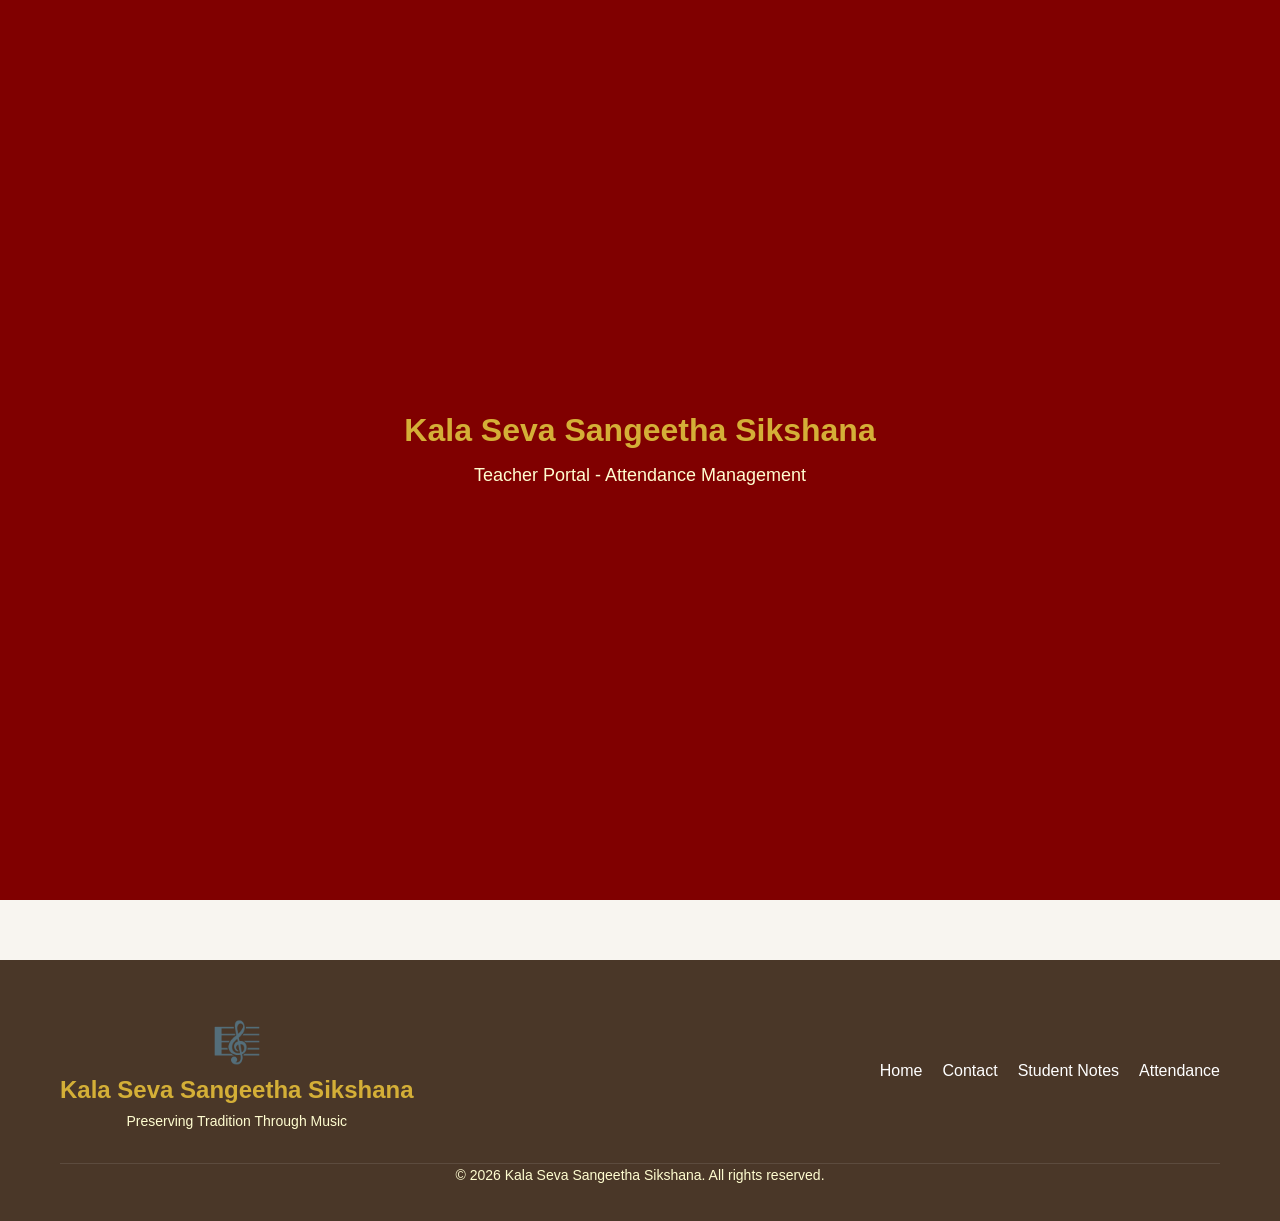
<file: attendance.html>
<!DOCTYPE html>
<html lang="en">
<head>
    <title>Attendance Management - Kala Seva Sangeetha Sikshana | Teacher Portal</title>
    <meta charset="UTF-8">
    <meta name="viewport" content="width=device-width, initial-scale=1.0">
    <meta name="description" content="Teacher attendance management portal for Kala Seva Sangeetha Sikshana music academy.">
    <meta name="keywords" content="Attendance Management, Teacher Portal, Carnatic Music Academy">
    <meta property="og:title" content="Attendance Management - Kala Seva Sangeetha Sikshana">
    <meta property="og:description" content="Manage student attendance">
    <meta property="og:type" content="website">
    <meta property="og:url" content="https://rejeti.in/attendance.html">
    <link rel="canonical" href="https://rejeti.in/attendance.html">
    <link rel="stylesheet" href="style.css">
</head>
<body>
<div id="loading-screen">
    <div class="loading-content">
        <h2 class="loading-title">Kala Seva Sangeetha Sikshana</h2>
        <p class="loading-subtitle">Teacher Portal - Attendance Management</p>
    </div>
</div>

<nav class="navbar" id="navbar">
    <div class="nav-container">
        <div class="nav-brand">
            <span class="brand-icon">🎼</span>
            <span class="brand-text">Kala Seva</span>
        </div>
        <ul class="nav-menu" id="nav-menu">
            <li class="nav-item"><a href="index.html" class="nav-link">Home</a></li>
            <li class="nav-item"><a href="contact.html" class="nav-link">Contact</a></li>
            <li class="nav-item"><a href="notes.html" class="nav-link">Student Notes</a></li>
            <li class="nav-item"><a href="attendance.html" class="nav-link active">Attendance</a></li>
        </ul>
        <button class="nav-toggle" id="nav-toggle" aria-label="Toggle navigation">
            <span class="toggle-icon"></span>
        </button>
    </div>
</nav>

<section class="attendance-page">
    <div class="container">
        <!-- Login Section -->
        <div id="attendance-login-section">
            <div class="login-card fade-up">
                <h1 class="login-title">📋 Attendance Management</h1>
                <p class="login-subtitle">Teacher Portal - Enter your password to access</p>
                <form id="attendance-login-form">
                    <div class="form-group">
                        <label for="attendance-password-input" class="form-label">Teacher Password</label>
                        <input
                                type="password"
                                id="attendance-password-input"
                                class="form-input"
                                placeholder="Enter your password"
                                required
                                aria-required="true"
                        >
                    </div>
                    <button type="submit" class="btn btn-primary btn-block">
                        Access Attendance
                    </button>
                    <p id="attendance-login-error" class="error-message" aria-live="polite"></p>
                </form>
            </div>
        </div>

        <!-- Attendance Section (Hidden until login) -->
        <div id="attendance-main-section" class="hidden">
            <!-- Main Attendance Tab -->
            <div id="attendance-tab" class="attendance-tab active">
                <div class="page-header fade-up">
                    <h1 class="page-title">📋 Mark Attendance</h1>
                    <p class="page-subtitle">Mark attendance for today's classes</p>
                    <div class="section-divider"></div>
                </div>

                <!-- Controls -->
                <div class="attendance-controls fade-up">
                    <div class="control-group">
                        <label for="attendance-date">Date:</label>
                        <input type="date" id="attendance-date" class="form-input control-input">
                    </div>

                    <div class="control-group">
                        <label for="attendance-course">Course:</label>
                        <select id="attendance-course" class="form-input control-input">
                            <option value="">All Courses</option>
                            <option value="Flute">Flute</option>
                            <option value="Carnatic Vocal">Carnatic Vocal</option>
                        </select>
                    </div>

                    <div class="control-group">
                        <label for="attendance-batch">Batch:</label>
                        <select id="attendance-batch" class="form-input control-input">
                            <option value="">All Batches</option>
                            <option value="Morning">Morning</option>
                            <option value="Evening">Evening</option>
                            <option value="Weekend">Weekend</option>
                        </select>
                    </div>

                    <button id="reset-filters-btn" class="btn btn-secondary control-input">Reset Filters</button>
                </div>

                <!-- Student Attendance Cards -->
                <div class="attendance-grid fade-up" id="attendance-grid">
                    <!-- Student cards will be generated here -->
                    <p class="loading-text">Loading students...</p>
                </div>

                <!-- Action Buttons -->
                <div class="attendance-actions fade-up">
                    <button id="save-attendance-btn" class="btn btn-primary btn-large">
                        💾 Save Attendance
                    </button>
                    <button id="select-all-present-btn" class="btn btn-secondary btn-large">
                        ✓ Select All Present
                    </button>
                </div>

                <div id="attendance-message" class="attendance-message"></div>
            </div>

            <!-- History Tab -->
            <div id="history-tab" class="attendance-tab hidden">
                <div class="page-header fade-up">
                    <h1 class="page-title">📊 Attendance History</h1>
                    <p class="page-subtitle">View past attendance records</p>
                    <div class="section-divider"></div>
                </div>

                <div class="history-controls fade-up">
                    <div class="control-group">
                        <label for="history-date">Date:</label>
                        <input type="date" id="history-date" class="form-input control-input">
                    </div>

                    <div class="control-group">
                        <label for="history-course">Course:</label>
                        <select id="history-course" class="form-input control-input">
                            <option value="">All Courses</option>
                            <option value="Flute">Flute</option>
                            <option value="Carnatic Vocal">Carnatic Vocal</option>
                        </select>
                    </div>

                    <button id="load-history-btn" class="btn btn-primary control-input">Load History</button>
                </div>

                <div class="history-table-container fade-up">
                    <table class="history-table" id="history-table">
                        <thead>
                            <tr>
                                <th>Date</th>
                                <th>Student Name</th>
                                <th>ID</th>
                                <th>Course</th>
                                <th>Batch</th>
                                <th>Status</th>
                            </tr>
                        </thead>
                        <tbody id="history-tbody">
                            <tr><td colspan="6" class="text-center">Select date and click Load History</td></tr>
                        </tbody>
                    </table>
                </div>
            </div>

            <!-- Student Report Tab -->
            <div id="report-tab" class="attendance-tab hidden">
                <div class="page-header fade-up">
                    <h1 class="page-title">👤 Student Report</h1>
                    <p class="page-subtitle">View individual student attendance statistics</p>
                    <div class="section-divider"></div>
                </div>

                <div class="report-controls fade-up">
                    <div class="control-group">
                        <label for="student-select">Select Student:</label>
                        <select id="student-select" class="form-input control-input">
                            <option value="">Choose a student...</option>
                        </select>
                    </div>
                </div>

                <div id="student-report-container" class="student-report fade-up hidden">
                    <div class="report-summary">
                        <div class="summary-box">
                            <h3>Student Name</h3>
                            <p id="report-student-name" class="summary-value">-</p>
                        </div>
                        <div class="summary-box">
                            <h3>Course</h3>
                            <p id="report-course" class="summary-value">-</p>
                        </div>
                        <div class="summary-box">
                            <h3>Total Classes</h3>
                            <p id="report-total-classes" class="summary-value">0</p>
                        </div>
                        <div class="summary-box">
                            <h3>Present</h3>
                            <p id="report-present" class="summary-value">0</p>
                        </div>
                        <div class="summary-box">
                            <h3>Absent</h3>
                            <p id="report-absent" class="summary-value">0</p>
                        </div>
                        <div class="summary-box highlight">
                            <h3>Attendance %</h3>
                            <p id="report-percentage" class="summary-value">0%</p>
                        </div>
                    </div>

                    <div class="report-details">
                        <h3>Attendance Records</h3>
                        <table class="history-table" id="student-report-table">
                            <thead>
                                <tr>
                                    <th>Date</th>
                                    <th>Status</th>
                                </tr>
                            </thead>
                            <tbody id="student-report-tbody">
                                <tr><td colspan="2" class="text-center">No records found</td></tr>
                            </tbody>
                        </table>
                    </div>
                </div>
            </div>

            <!-- Monthly Report Tab -->
            <div id="monthly-tab" class="attendance-tab hidden">
                <div class="page-header fade-up">
                    <h1 class="page-title">📅 Monthly Report</h1>
                    <p class="page-subtitle">View monthly attendance summary</p>
                    <div class="section-divider"></div>
                </div>

                <div class="monthly-controls fade-up">
                    <div class="control-group">
                        <label for="monthly-month">Month & Year:</label>
                        <input type="month" id="monthly-month" class="form-input control-input">
                    </div>

                    <div class="control-group">
                        <label for="monthly-course">Course:</label>
                        <select id="monthly-course" class="form-input control-input">
                            <option value="">All Courses</option>
                            <option value="Flute">Flute</option>
                            <option value="Carnatic Vocal">Carnatic Vocal</option>
                        </select>
                    </div>

                    <button id="load-monthly-btn" class="btn btn-primary control-input">Load Report</button>
                </div>

                <div class="monthly-table-container fade-up">
                    <table class="history-table" id="monthly-table">
                        <thead>
                            <tr>
                                <th>Student Name</th>
                                <th>Course</th>
                                <th>Classes</th>
                                <th>Present</th>
                                <th>Absent</th>
                                <th>Attendance %</th>
                            </tr>
                        </thead>
                        <tbody id="monthly-tbody">
                            <tr><td colspan="6" class="text-center">Select month and click Load Report</td></tr>
                        </tbody>
                    </table>
                </div>
            </div>

            <!-- Tabs Navigation -->
            <div class="attendance-tabs fade-up">
                <button class="tab-button active" data-tab="attendance-tab">📋 Mark Attendance</button>
                <button class="tab-button" data-tab="history-tab">📊 History</button>
                <button class="tab-button" data-tab="report-tab">👤 Student Report</button>
                <button class="tab-button" data-tab="monthly-tab">📅 Monthly Report</button>
            </div>
        </div>
    </div>
</section>

<footer class="footer">
    <div class="container">
        <div class="footer-content">
            <div class="footer-brand">
                <span class="footer-icon">🎼</span>
                <h3 class="footer-name">Kala Seva Sangeetha Sikshana</h3>
                <p class="footer-tagline">Preserving Tradition Through Music</p>
            </div>
            <div class="footer-links">
                <a href="index.html" class="footer-link">Home</a>
                <a href="contact.html" class="footer-link">Contact</a>
                <a href="notes.html" class="footer-link">Student Notes</a>
                <a href="attendance.html" class="footer-link">Attendance</a>
            </div>
        </div>
        <div class="footer-bottom">
            <p class="copyright">© 2026 Kala Seva Sangeetha Sikshana. All rights reserved.</p>
        </div>
    </div>
</footer>

<script src="script.js" defer></script>
<script src="js/attendance.js" defer></script>
</body>
</html>
</file>
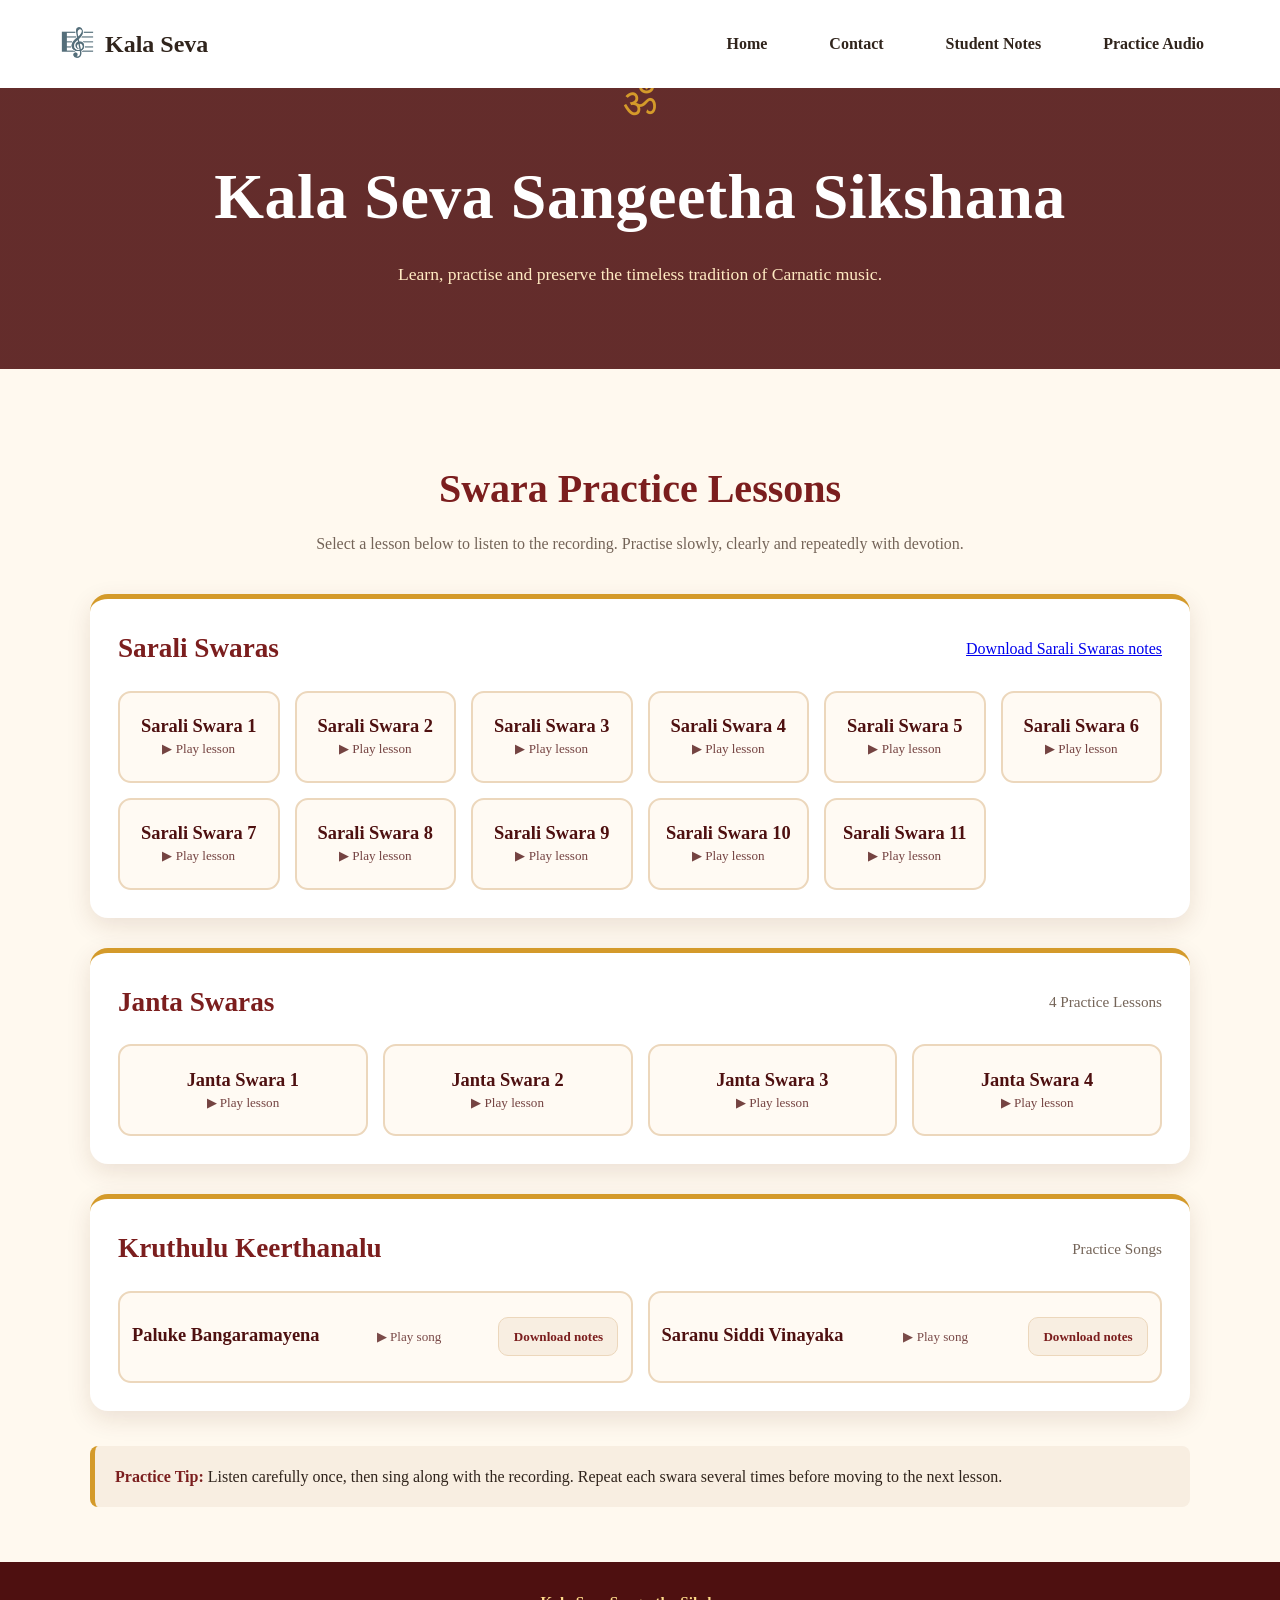
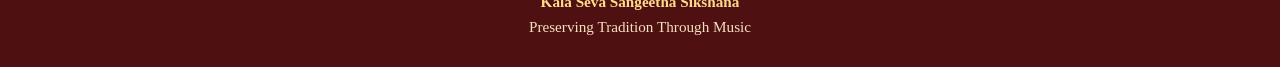
<file: audio.html>
<!DOCTYPE html>
<html lang="en">
<head>
    <script async src="https://www.googletagmanager.com/gtm.js?id=GTM-MS9XQTTT"></script>
    <script>
        window.dataLayer = window.dataLayer || [];
        function gtag(){dataLayer.push(arguments);}
        gtag('js', new Date());
    </script>
    <meta charset="UTF-8"/>
    <meta name="viewport" content="width=device-width, initial-scale=1.0"/>

    <title>Swara Lessons | Kala Seva Sangeetha Sikshana</title>

    <meta
            name="description"
            content="Practice Sarali Swaras and Janta Swaras with Kala Seva Sangeetha Sikshana."
    />

    <style>
        :root {
          --primary: #7b1e1e;
          --primary-dark: #4e1010;
          --gold: #d49a2a;
          --cream: #fff9ef;
          --light: #f8eee1;
          --text: #30241c;
          --muted: #746458;
          --white: #ffffff;
          --shadow: 0 8px 25px rgba(87, 45, 15, 0.12);
        }

        * {
          box-sizing: border-box;
        }

        body {
          margin: 0;
          font-family: Georgia, "Times New Roman", serif;
          color: var(--text);
          background: var(--cream);
          line-height: 1.6;
        }

        /* Navigation */
        .navbar {
            position: fixed;
            top: 0;
            width: 100%;
            background: var(--white);
            box-shadow: 0 2px 20px var(--shadow);
            z-index: 1000;
            transition: var(--transition);
        }

        .nav-container {
            max-width: 1200px;
            margin: 0 auto;
            padding: 15px 20px;
            display: flex;
            justify-content: space-between;
            align-items: center;
        }

        .nav-brand {
            display: flex;
            align-items: center;
            gap: 10px;
            font-size: 24px;
            font-weight: 700;
            color: var(--maroon);
        }

        .brand-icon {
            font-size: 28px;
        }

        .nav-menu {
            display: flex;
            list-style: none;
            gap: 30px;
        }

        .nav-link {
            color: var(--dark-brown);
            text-decoration: none;
            font-weight: 600;
            padding: 8px 16px;
            transition: var(--transition);
            border-radius: 25px;
        }

        .nav-link:hover,
        .nav-link.active {
            background: var(--saffron);
            color: var(--white);
        }

        .nav-toggle {
            display: none;
            background: none;
            border: none;
            cursor: pointer;
            padding: 10px;
        }

        .toggle-icon {
            width: 25px;
            height: 3px;
            background: var(--maroon);
            position: relative;
            transition: var(--transition);
        }

        .toggle-icon::before,
        .toggle-icon::after {
            content: '';
            position: absolute;
            width: 25px;
            height: 3px;
            background: var(--maroon);
            transition: var(--transition);
        }

        .toggle-icon::before {
            top: -8px;
        }

        .toggle-icon::after {
            top: 8px;
        }

        /* Mobile Navigation */
        @media (max-width: 768px) {
            .nav-toggle {
                display: block;
            }

            .nav-menu {
                position: fixed;
                top: 70px;
                left: 0;
                width: 100%;
                background: var(--white);
                flex-direction: column;
                padding: 20px;
                gap: 15px;
                transform: translateY(-150%);
                transition: var(--transition);
                box-shadow: 0 5px 20px var(--shadow);
            }

            .nav-menu.active {
                transform: translateY(0);
            }
        }

        /* Utility Classes */
        .hidden {
            display: none !important;
        }

        .visible {
            display: block !important;
        }

        .js-enabled {
            /* JavaScript is enabled */
        }

        .keyboard-nav *:focus {
            outline: 2px solid var(--saffron);
            outline-offset: 2px;
        }


        header {
          background:
            linear-gradient(rgba(78, 16, 16, 0.88), rgba(78, 16, 16, 0.88)),
            url("https://images.unsplash.com/photo-1516280440614-37939bbacd81?auto=format&fit=crop&w=1800&q=80")
            center/cover;
          color: var(--white);
          text-align: center;
          padding: 70px 20px 80px;
        }

        header h1 {
          margin: 0;
          font-size: clamp(2rem, 5vw, 4rem);
          letter-spacing: 0.5px;
        }

        header p {
          margin: 12px auto 0;
          max-width: 700px;
          font-size: 1.1rem;
          color: #ffeac2;
        }

        .om-symbol {
          color: var(--gold);
          font-size: 2.5rem;
          margin-bottom: 12px;
        }

        main {
          width: min(1100px, 92%);
          margin: 0 auto;
          padding: 55px 0;
        }

        .intro {
          text-align: center;
          max-width: 780px;
          margin: 0 auto 38px;
        }

        .intro h2 {
          color: var(--primary);
          font-size: clamp(1.7rem, 4vw, 2.5rem);
          margin-bottom: 10px;
        }

        .intro p {
          color: var(--muted);
          margin-top: 0;
        }

        .lesson-section {
          background: var(--white);
          border-radius: 18px;
          box-shadow: var(--shadow);
          padding: 28px;
          margin-bottom: 30px;
          border-top: 5px solid var(--gold);
        }

        .lesson-heading {
          display: flex;
          justify-content: space-between;
          align-items: center;
          gap: 15px;
          flex-wrap: wrap;
          margin-bottom: 20px;
        }

        .lesson-heading h3 {
          margin: 0;
          color: var(--primary);
          font-size: 1.7rem;
        }

        .lesson-heading span {
          color: var(--muted);
          font-size: 0.95rem;
        }

        .song-tile {
            display: flex;
            align-items: center;
            justify-content: space-between;
            gap: 10px;
            flex-wrap: wrap;
            text-align: left;
            padding: 14px 12px;
        }

        .song-tile .swara-number {
            margin-bottom: 2px;
        }

        .song-tile .play-label {
            opacity: 0.75;
        }

        .notes-link {
            display: inline-flex;
            align-items: center;
            justify-content: center;
            min-width: 120px;
            padding: 8px 10px;
            border-radius: 10px;
            background: var(--light);
            color: var(--primary);
            text-decoration: none;
            font-size: 0.82rem;
            font-weight: 700;
            border: 1px solid #ecd7bc;
            white-space: nowrap;
        }

        .swara-grid {
          display: grid;
          grid-template-columns: repeat(auto-fit, minmax(145px, 1fr));
          gap: 15px;
        }

        .swara-button {
          position: relative;
          border: 2px solid #ecd7bc;
          border-radius: 13px;
          background: #fffaf3;
          color: var(--primary-dark);
          padding: 18px 12px;
          min-height: 92px;
          cursor: pointer;
          font-family: inherit;
          font-size: 1rem;
          font-weight: bold;
          transition: 0.2s ease;
        }

        .swara-button:hover,
        .swara-button:focus-visible {
          border-color: var(--gold);
          background: #fff1d9;
          transform: translateY(-3px);
          outline: none;
        }

        .swara-button.playing {
          background: var(--primary);
          color: var(--white);
          border-color: var(--primary);
          transform: scale(1.03);
        }

        .swara-number {
          display: block;
          font-size: 1.15rem;
          margin-bottom: 4px;
        }

        .play-label {
          display: block;
          font-size: 0.82rem;
          font-weight: normal;
          opacity: 0.78;
        }

        .player-panel {
          display: none;
          align-items: center;
          gap: 18px;
          flex-wrap: wrap;
          background: var(--primary-dark);
          color: var(--white);
          border-radius: 15px;
          padding: 18px 20px;
          margin-top: 30px;
        }

        .player-panel.visible {
          display: flex;
        }

        .player-info {
          flex: 1;
          min-width: 220px;
        }

        .player-info strong {
          display: block;
          color: #ffdc8a;
          font-size: 1.1rem;
        }

        .player-info small {
          color: #f8dfc0;
        }

        audio {
          width: min(100%, 430px);
          height: 42px;
        }

        .practice-note {
          background: var(--light);
          border-left: 5px solid var(--gold);
          padding: 18px 20px;
          border-radius: 8px;
          margin-top: 35px;
          color: var(--text);
        }

        .practice-note strong {
          color: var(--primary);
        }

        footer {
          background: var(--primary-dark);
          color: #f8dfc0;
          text-align: center;
          padding: 28px 20px;
          font-size: 0.95rem;
        }

        footer strong {
          color: #ffdc8a;
        }

        @media (max-width: 600px) {
          header {
            padding: 52px 18px 62px;
          }

          main {
            width: 94%;
            padding: 35px 0;
          }

          .lesson-section {
            padding: 20px 15px;
          }

          .swara-grid {
            grid-template-columns: repeat(2, 1fr);
            gap: 10px;
          }

          .swara-button {
            min-height: 82px;
            padding: 13px 7px;
          }

          .player-panel {
            padding: 15px;
          }

          audio {
            width: 100%;
          }
        }
    </style>
</head>

<body>
<nav class="navbar" id="navbar">
    <div class="nav-container">
        <div class="nav-brand">
            <span class="brand-icon">🎼</span>
            <span class="brand-text">Kala Seva</span>
        </div>
        <ul class="nav-menu" id="nav-menu">
            <li class="nav-item"><a href="index.html" class="nav-link">Home</a></li>
            <li class="nav-item"><a href="contact.html" class="nav-link">Contact</a></li>
            <li class="nav-item"><a href="notes.html" class="nav-link">Student Notes</a></li>
            <li class="nav-item"><a href="audio.html" class="nav-link">Practice Audio</a></li>
        </ul>
        <button class="nav-toggle" id="nav-toggle" aria-label="Toggle navigation">
            <span class="toggle-icon"></span>
        </button>
    </div>
</nav>

<header>
    <div class="om-symbol">ॐ</div>
    <h1>Kala Seva Sangeetha Sikshana</h1>
    <p>Learn, practise and preserve the timeless tradition of Carnatic music.</p>
</header>

<main>
    <section class="intro">
        <h2>Swara Practice Lessons</h2>
        <p>
            Select a lesson below to listen to the recording. Practise slowly,
            clearly and repeatedly with devotion.
        </p>
    </section>

    <!-- Sarali Swaras -->
    <section class="lesson-section">
        <div class="lesson-heading">
            <h3>Sarali Swaras</h3>
            <a href="notes/Sarali%20Swaramulu.pdf" download>Download Sarali Swaras notes</a>
        </div>

        <div class="swara-grid">
            <button class="swara-button"
                    data-title="Sarali Swara 1"
                    data-audio="audio/sarali-01.m4a">
                <span class="swara-number">Sarali Swara 1</span>
                <span class="play-label">▶ Play lesson</span>
            </button>

            <button class="swara-button"
                    data-title="Sarali Swara 2"
                    data-audio="audio/sarali-02.m4a">
                <span class="swara-number">Sarali Swara 2</span>
                <span class="play-label">▶ Play lesson</span>
            </button>

            <button class="swara-button"
                    data-title="Sarali Swara 3"
                    data-audio="audio/sarali-03.m4a">
                <span class="swara-number">Sarali Swara 3</span>
                <span class="play-label">▶ Play lesson</span>
            </button>

            <button class="swara-button"
                    data-title="Sarali Swara 4"
                    data-audio="audio/sarali-04.m4a">
                <span class="swara-number">Sarali Swara 4</span>
                <span class="play-label">▶ Play lesson</span>
            </button>

            <button class="swara-button"
                    data-title="Sarali Swara 5"
                    data-audio="audio/sarali-05.m4a">
                <span class="swara-number">Sarali Swara 5</span>
                <span class="play-label">▶ Play lesson</span>
            </button>

            <button class="swara-button"
                    data-title="Sarali Swara 6"
                    data-audio="audio/sarali-06.m4a">
                <span class="swara-number">Sarali Swara 6</span>
                <span class="play-label">▶ Play lesson</span>
            </button>

            <button class="swara-button"
                    data-title="Sarali Swara 7"
                    data-audio="audio/sarali-07.m4a">
                <span class="swara-number">Sarali Swara 7</span>
                <span class="play-label">▶ Play lesson</span>
            </button>

            <button class="swara-button"
                    data-title="Sarali Swara 8"
                    data-audio="audio/sarali-08.m4a">
                <span class="swara-number">Sarali Swara 8</span>
                <span class="play-label">▶ Play lesson</span>
            </button>

            <button class="swara-button"
                    data-title="Sarali Swara 9"
                    data-audio="audio/sarali-09.m4a">
                <span class="swara-number">Sarali Swara 9</span>
                <span class="play-label">▶ Play lesson</span>
            </button>

            <button class="swara-button"
                    data-title="Sarali Swara 10"
                    data-audio="audio/sarali-10.m4a">
                <span class="swara-number">Sarali Swara 10</span>
                <span class="play-label">▶ Play lesson</span>
            </button>

            <button class="swara-button"
                    data-title="Sarali Swara 11"
                    data-audio="audio/sarali-11.m4a">
                <span class="swara-number">Sarali Swara 11</span>
                <span class="play-label">▶ Play lesson</span>
            </button>
        </div>
    </section>

    <!-- Janta Swaras -->
    <section class="lesson-section">
        <div class="lesson-heading">
            <h3>Janta Swaras</h3>
            <span>4 Practice Lessons</span>
        </div>

        <div class="swara-grid">
            <button class="swara-button"
                    data-title="Janta Swara 1"
                    data-audio="audio/janta-01.m4a">
                <span class="swara-number">Janta Swara 1</span>
                <span class="play-label">▶ Play lesson</span>
            </button>

            <button class="swara-button"
                    data-title="Janta Swara 2"
                    data-audio="audio/janta-02.m4a">
                <span class="swara-number">Janta Swara 2</span>
                <span class="play-label">▶ Play lesson</span>
            </button>

            <button class="swara-button"
                    data-title="Janta Swara 3"
                    data-audio="audio/janta-03.m4a">
                <span class="swara-number">Janta Swara 3</span>
                <span class="play-label">▶ Play lesson</span>
            </button>

            <button class="swara-button"
                    data-title="Janta Swara 4"
                    data-audio="audio/janta-04.m4a">
                <span class="swara-number">Janta Swara 4</span>
                <span class="play-label">▶ Play lesson</span>
            </button>
        </div>
    </section>

    <!-- Kruthulu Keerthanalu -->
    <section class="lesson-section">
        <div class="lesson-heading">
            <h3>Kruthulu Keerthanalu</h3>
            <span>Practice Songs</span>
        </div>

        <div class="swara-grid">
            <div class="song-tile swara-button" data-title="Paluke Bangaramayena" data-audio="audio/paluke-bangaramayena.mp3">
                <span class="swara-number">Paluke Bangaramayena</span>
                <span class="play-label">▶ Play song</span>
                <a class="notes-link" href="notes/Paluke%20Bangaramayena.pdf" download>Download notes</a>
            </div>

            <div class="song-tile swara-button" data-title="Saranu Siddi Vinayaka" data-audio="audio/saranu-siddi-vinayaka.mp3">
                <span class="swara-number">Saranu Siddi Vinayaka</span>
                <span class="play-label">▶ Play song</span>
                <a class="notes-link" href="notes/Saranu%20Siddi%20Vinayaka.pdf" download>Download notes</a>
            </div>

        </div>
    </section>

    <div class="player-panel" id="playerPanel">
        <div class="player-info">
            <strong id="nowPlaying">Now Playing</strong>
            <small>Use the controls to pause, resume or adjust the volume.</small>
        </div>

        <audio
                id="audioPlayer"
                controls
                preload="none"
                oncontextmenu="return false">
            Your browser does not support audio playback.
        </audio>
    </div>

    <div class="practice-note">
        <strong>Practice Tip:</strong>
        Listen carefully once, then sing along with the recording. Repeat each
        swara several times before moving to the next lesson.
    </div>
</main>

<footer>
    <strong>Kala Seva Sangeetha Sikshana</strong><br/>
    Preserving Tradition Through Music
</footer>

<script>
    const buttons = document.querySelectorAll(".swara-button");
    const audioPlayer = document.getElementById("audioPlayer");
    const playerPanel = document.getElementById("playerPanel");
    const nowPlaying = document.getElementById("nowPlaying");

    buttons.forEach(function (button) {
      button.addEventListener("click", function () {
        const audioFile = button.dataset.audio;
        const lessonTitle = button.dataset.title;

        buttons.forEach(function (item) {
          item.classList.remove("playing");
          item.querySelector(".play-label").textContent = "▶ Play lesson";
        });

        if (audioPlayer.src.includes(audioFile) && !audioPlayer.paused) {
          audioPlayer.pause();
          button.querySelector(".play-label").textContent = "▶ Play lesson";
          button.classList.remove("playing");
          return;
        }
        audioPlayer.setAttribute("controlsList", "nodownload");
        audioPlayer.setAttribute("disablePictureInPicture", "");
        audioPlayer.setAttribute("controls", "");


        audioPlayer.src = audioFile;
        nowPlaying.textContent = lessonTitle;
        playerPanel.classList.add("visible");

        button.classList.add("playing");
        button.querySelector(".play-label").textContent = "⏸ Playing";

        audioPlayer.play().catch(function (error) {
          console.log("Audio playback requires user interaction:", error);
        });

        playerPanel.scrollIntoView({
          behavior: "smooth",
          block: "nearest"
        });
      });
    });

    audioPlayer.addEventListener("ended", function () {
      buttons.forEach(function (button) {
        button.classList.remove("playing");
        button.querySelector(".play-label").textContent = "▶ Play lesson";
      });
    });

    audioPlayer.addEventListener("pause", function () {
      buttons.forEach(function (button) {
        if (!audioPlayer.ended) {
          button.querySelector(".play-label").textContent = "▶ Resume";
        }
      });
    });
</script>

</body>
</html>
</file>
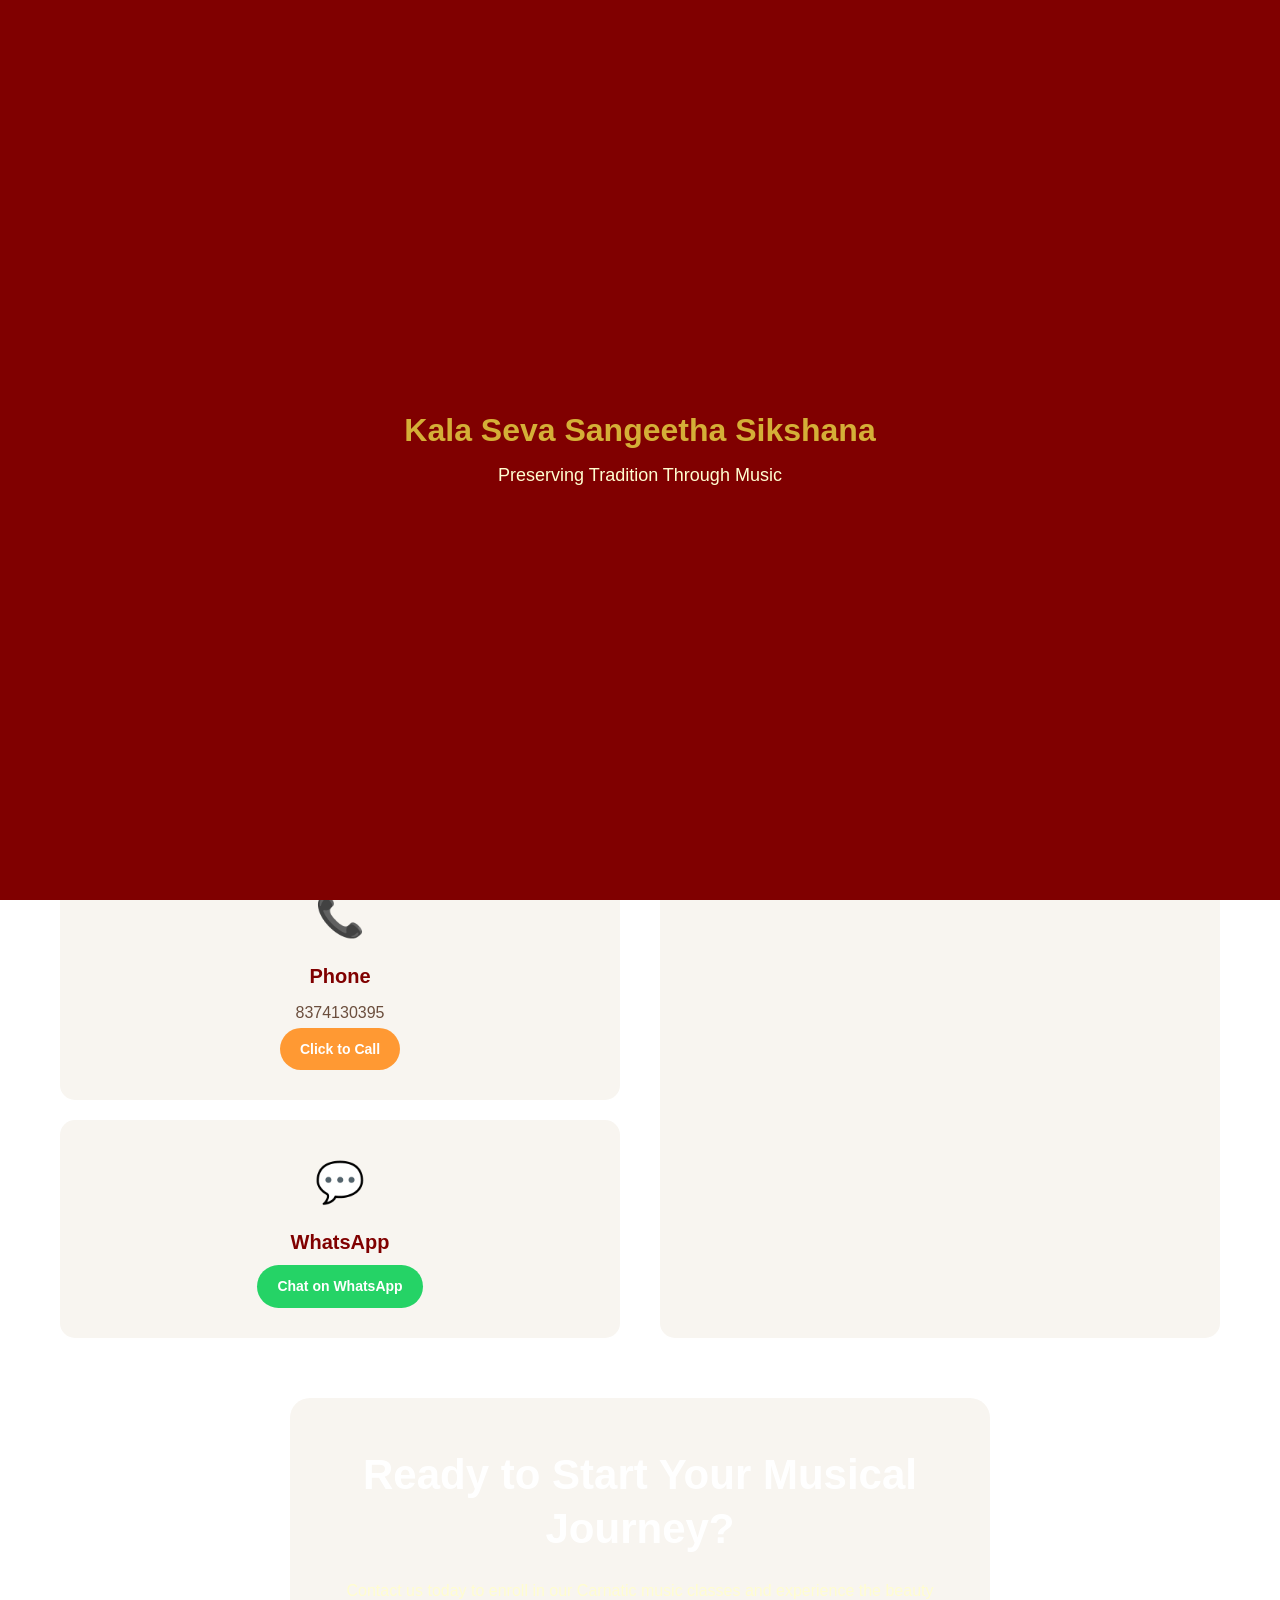
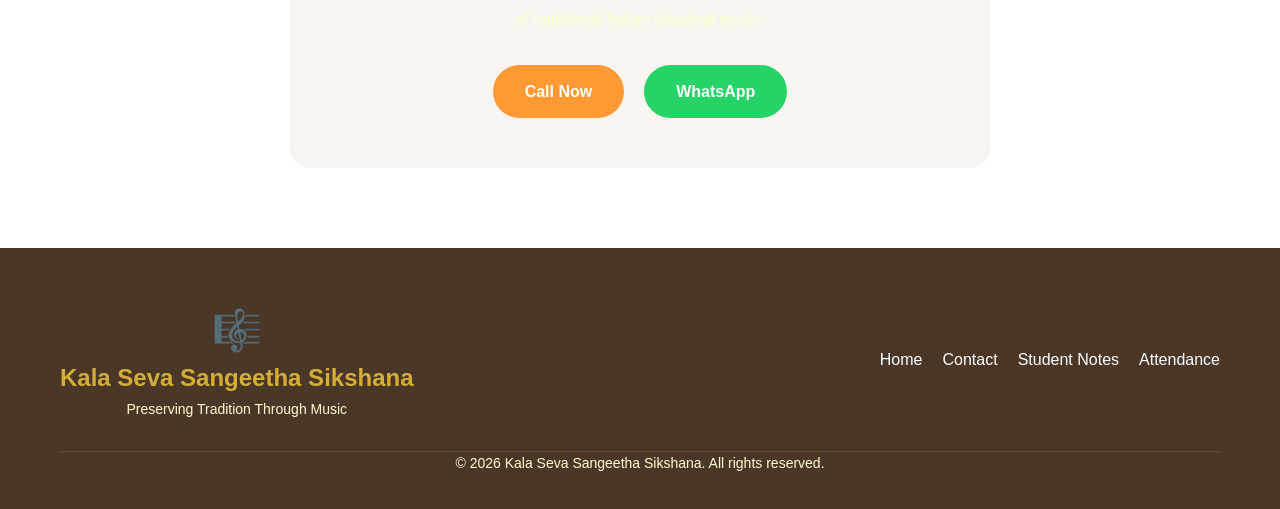
<file: contact.html>
<!DOCTYPE html>
<html lang="en">
<head>
    <script async src="https://www.googletagmanager.com/gtm.js?id=GTM-MS9XQTTT"></script>
    <script>
        window.dataLayer = window.dataLayer || [];
        function gtag(){dataLayer.push(arguments);}
        gtag('js', new Date());
    </script>
    <title>Contact - Kala Seva Sangeetha Sikshana | Carnatic Music Classes Hyderabad</title>
    <meta charset="UTF-8">
    <meta name="viewport" content="width=device-width, initial-scale=1.0">
    <meta name="description" content="Contact Kala Seva Sangeetha Sikshana for Carnatic music classes in Hyderabad. Phone: 8374130395. Enroll now!">
    <meta name="keywords" content="Carnatic Music Classes, Contact Music Academy, Kala Seva Sangeetha Sikshana, Carnatic Music Hyderabad">
    <meta property="og:title" content="Contact - Kala Seva Sangeetha Sikshana">
    <meta property="og:description" content="Get in touch for Carnatic music classes enrollment">
    <meta property="og:type" content="website">
    <meta property="og:url" content="https://rejeti.in/contact.html">
    <link rel="canonical" href="https://rejeti.in/contact.html">
    <link rel="stylesheet" href="style.css">
</head>
<body>
<div id="loading-screen">
    <div class="loading-content">
        <h2 class="loading-title">Kala Seva Sangeetha Sikshana</h2>
        <p class="loading-subtitle">Preserving Tradition Through Music</p>
    </div>
</div>

<nav class="navbar" id="navbar">
    <div class="nav-container">
        <div class="nav-brand">
            <span class="brand-icon">🎼</span>
            <span class="brand-text">Kala Seva</span>
        </div>
        <ul class="nav-menu" id="nav-menu">
            <li class="nav-item"><a href="index.html" class="nav-link">Home</a></li>
            <li class="nav-item"><a href="contact.html" class="nav-link active">Contact</a></li>
            <li class="nav-item"><a href="https://forms.gle/fwEPKREv3Qza97VT8" class="nav-link">Admission</a></li>
            <li class="nav-item"><a href="notes.html" class="nav-link">Student Notes</a></li>
            <li class="nav-item"><a href="audio.html" class="nav-link">Practice Audio</a></li>
        </ul>
        <button class="nav-toggle" id="nav-toggle" aria-label="Toggle navigation">
            <span class="toggle-icon"></span>
        </button>
    </div>
</nav>

<section class="contact-page">
    <div class="container">
        <div class="page-header fade-up">
            <h1 class="page-title">Contact Us</h1>
            <p class="page-subtitle">Get in touch to enroll in our Carnatic music classes</p>
            <div class="section-divider"></div>
        </div>

        <div class="contact-grid">
            <div class="contact-info fade-right">
                <div class="info-card">
                    <div class="info-icon">🏢</div>
                    <h3 class="info-title">Academy Name</h3>
                    <p class="info-text">Kala Seva Sangeetha Sikshana</p>
                </div>

                <div class="info-card">
                    <div class="info-icon">📍</div>
                    <h3 class="info-title">Address</h3>
                    <p class="info-text">Near Pen Corner Stationary,<br>Sai Darshan Colony,<br>Indresam, Hyderabad<br>Telangana, IN</p>
                </div>

                <div class="info-card">
                    <div class="info-icon">📞</div>
                    <h3 class="info-title">Phone</h3>
                    <p class="info-text">8374130395</p>
                    <a href="tel:8374130395" class="btn btn-primary btn-small">Click to Call</a>
                </div>

                <div class="info-card">
                    <div class="info-icon">💬</div>
                    <h3 class="info-title">WhatsApp</h3>
                    <a href="https://wa.me/918374130395" class="btn btn-whatsapp btn-small" target="_blank">
                        Chat on WhatsApp
                    </a>
                </div>
            </div>

            <div class="location-section fade-left">
                <h3 class="location-title">Our Location</h3>
                <div class="map-container">
                    <iframe
                            src="https://www.google.com/maps/embed?pb=!1m18!1m12!1m3!1d13600!2d78.4!3d17.5!2m3!1f0!2f0!3f0!3m2!1i1024!2i768!4f13.1!3m3!1m2!1s0x0%3A0x0!2zMTfGNS4wJ04gNzhMMC40J0U!5e0!3m2!1s0x0%3A0x0!2v1!2v1"
                            width="100%"
                            height="400"
                            style="border:0;"
                            allowfullscreen=""
                            loading="lazy"
                            referrerpolicy="no-referrer-when-downgrade"
                            title="Kala Seva Sangeetha Sikshana Location">
                    </iframe>
                    <!--
                    NOTE: If you need exact coordinates:
                    1. Go to Google Maps
                    2. Find your exact location
                    3. Right-click → "What's here?"
                    4. Copy coordinates
                    5. Replace the embed URL with new coordinates
                    Current map is centered on approximate Indresam coordinates
                    -->
                </div>
            </div>
        </div>

        <div class="contact-cta fade-up">
            <h2 class="cta-title">Ready to Start Your Musical Journey?</h2>
            <p class="cta-text">Contact us today to enroll in our Carnatic music classes and experience the beauty of traditional Indian classical music.</p>
            <div class="cta-buttons">
                <a href="tel:8374130395" class="btn btn-primary">Call Now</a>
                <a href="https://wa.me/918374130395" class="btn btn-whatsapp" target="_blank">WhatsApp</a>
            </div>
        </div>
    </div>
</section>

<footer class="footer">
    <div class="container">
        <div class="footer-content">
            <div class="footer-brand">
                <span class="footer-icon">🎼</span>
                <h3 class="footer-name">Kala Seva Sangeetha Sikshana</h3>
                <p class="footer-tagline">Preserving Tradition Through Music</p>
            </div>
            <div class="footer-links">
                <a href="index.html" class="footer-link">Home</a>
                <a href="contact.html" class="footer-link">Contact</a>
                <a href="notes.html" class="footer-link">Student Notes</a>
                <a href="attendance.html" class="footer-link">Attendance</a>
            </div>
        </div>
        <div class="footer-bottom">
            <p class="copyright">© 2026 Kala Seva Sangeetha Sikshana. All rights reserved.</p>
        </div>
    </div>
</footer>

<script src="script.js" defer></script>
</body>
</html>
</file>
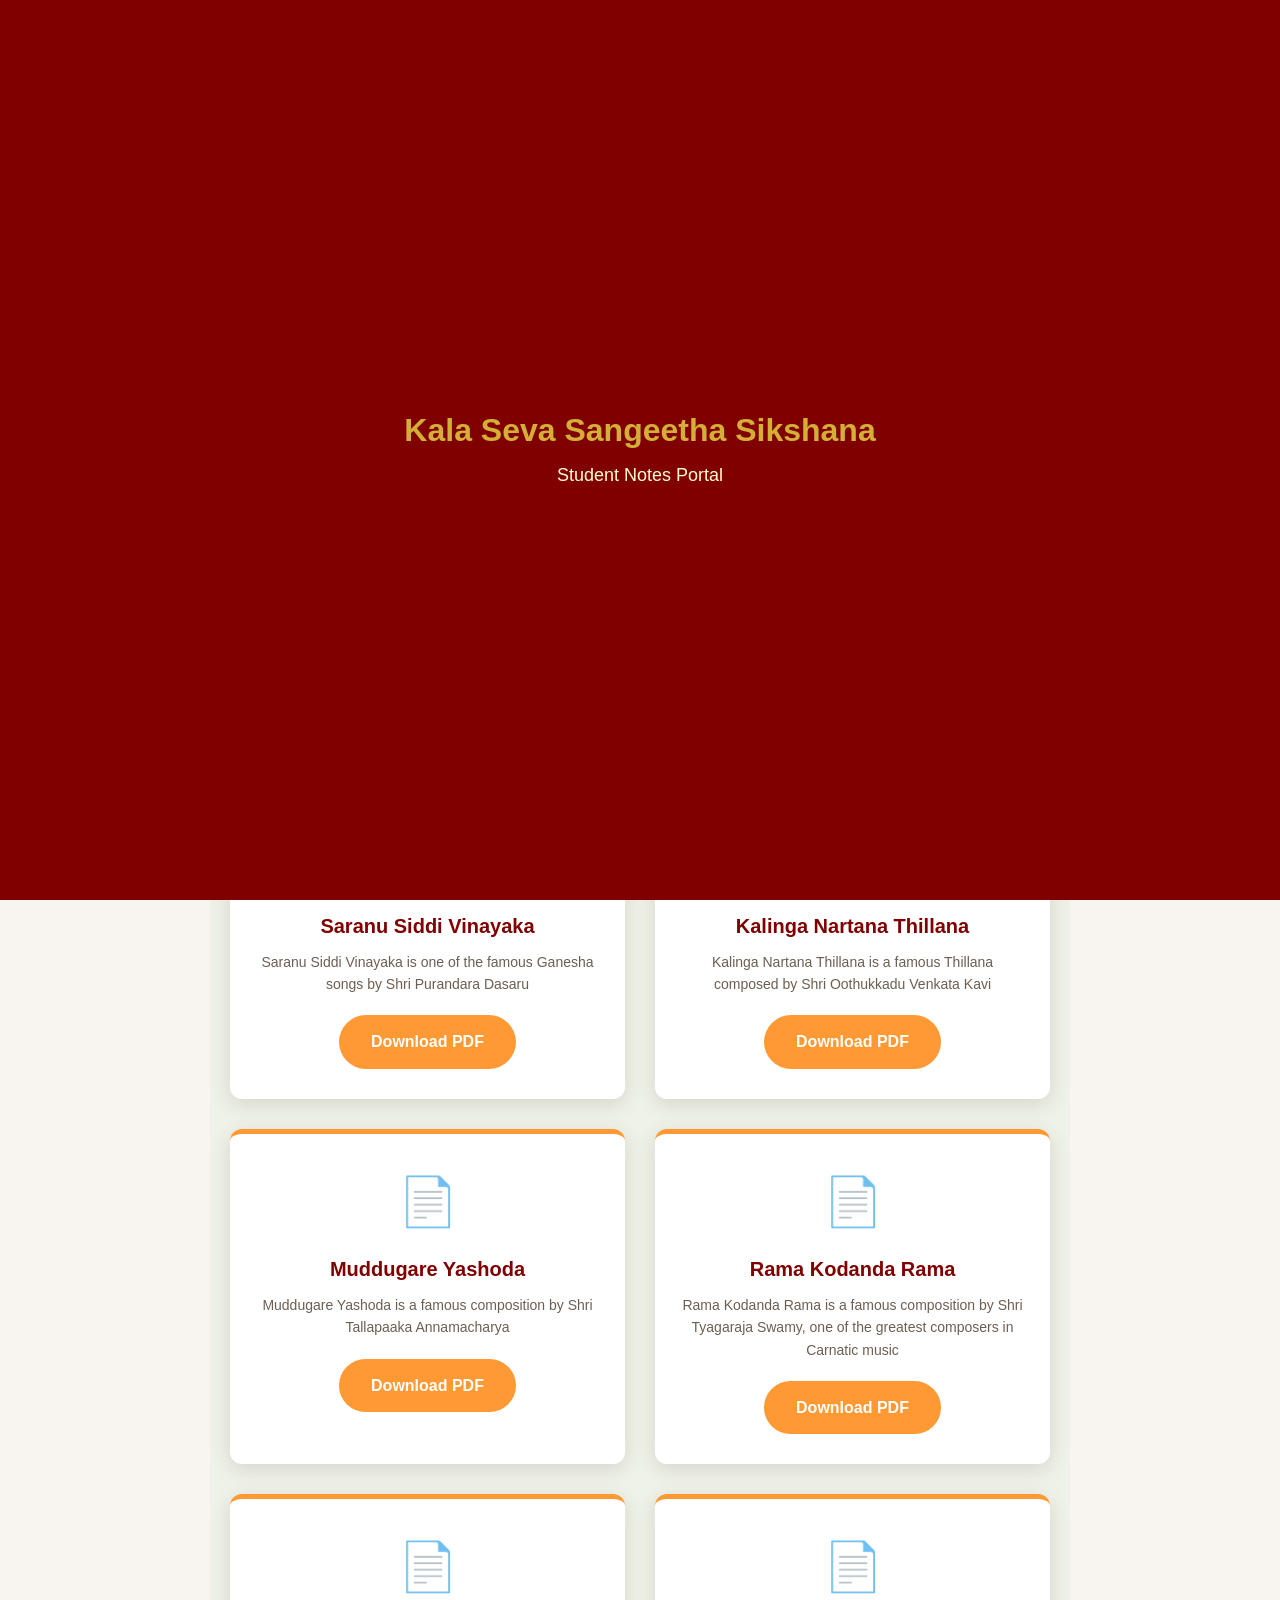
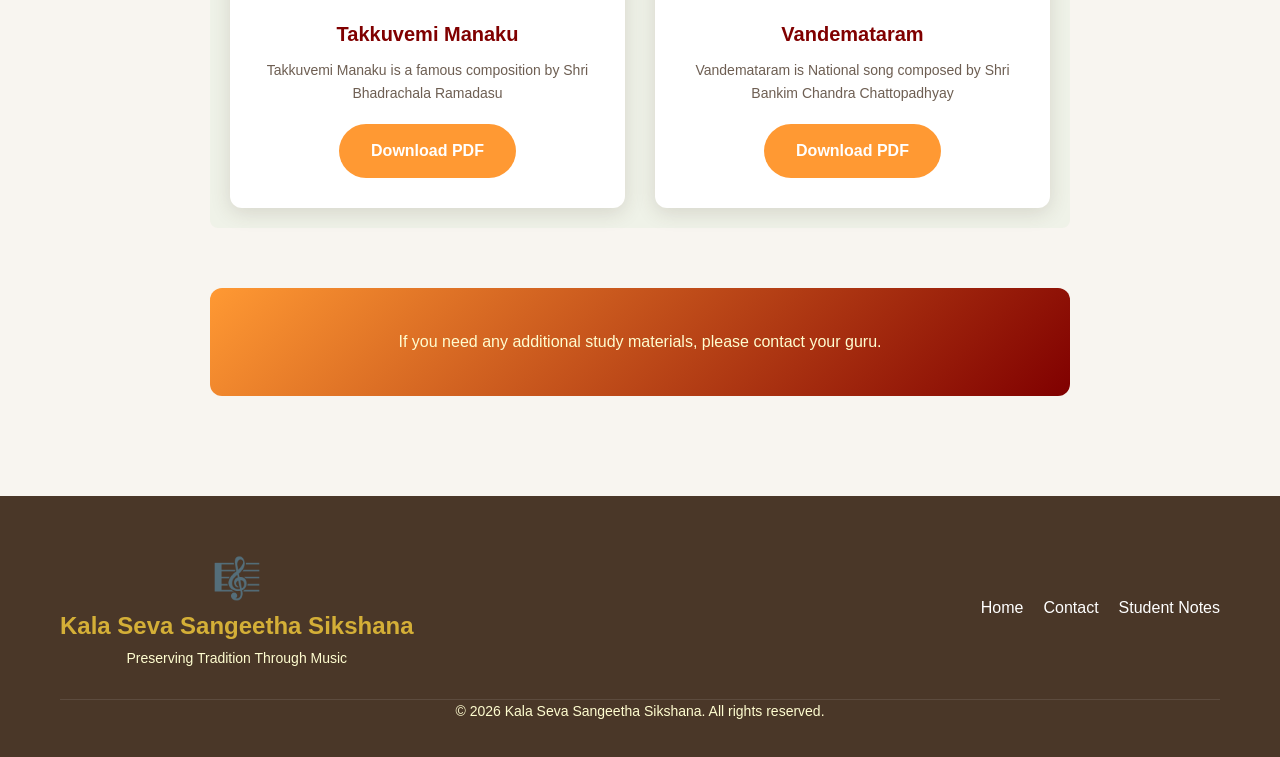
<file: notes.html>
<!DOCTYPE html>
<html lang="en">
<head>
    <script async src="https://www.googletagmanager.com/gtm.js?id=GTM-MS9XQTTT"></script>
    <script>
        window.dataLayer = window.dataLayer || [];
        function gtag(){dataLayer.push(arguments);}
        gtag('js', new Date());
    </script>
    <title>Student Notes Portal - Kala Seva Sangeetha Sikshana | Carnatic Music Notes</title>
    <meta charset="UTF-8">
    <meta name="viewport" content="width=device-width, initial-scale=1.0">
    <meta name="description" content="Access and download Carnatic music practice notes from Kala Seva Sangeetha Sikshana student portal.">
    <meta name="keywords" content="Carnatic Music Notes, Sarali Swaras, Janta Swaras, Alankaras, Geethams, Music Study Material">
    <meta property="og:title" content="Student Notes Portal - Kala Seva Sangeetha Sikshana">
    <meta property="og:description" content="Access your Carnatic music practice notes">
    <meta property="og:type" content="website">
    <meta property="og:url" content="https://rejeti.in/notes.html">
    <link rel="canonical" href="https://rejeti.in/notes.html">
    <link rel="stylesheet" href="style.css">
</head>
<body>
<div id="loading-screen">
    <div class="loading-content">
        <h2 class="loading-title">Kala Seva Sangeetha Sikshana</h2>
        <p class="loading-subtitle">Student Notes Portal</p>
    </div>
</div>

<nav class="navbar" id="navbar">
    <div class="nav-container">
        <div class="nav-brand">
            <span class="brand-icon">🎼</span>
            <span class="brand-text">Kala Seva</span>
        </div>
        <ul class="nav-menu" id="nav-menu">
            <li class="nav-item"><a href="index.html" class="nav-link">Home</a></li>
            <li class="nav-item"><a href="contact.html" class="nav-link">Contact</a></li>
            <li class="nav-item"><a href="notes.html" class="nav-link active">Student Notes</a></li>
            <li class="nav-item"><a href="audio.html" class="nav-link">Practice Audio</a></li>

        </ul>
        <button class="nav-toggle" id="nav-toggle" aria-label="Toggle navigation">
            <span class="toggle-icon"></span>
        </button>
    </div>
</nav>

<section class="notes-page">
    <div class="container">
        <div id="notes-section">
            <div class="page-header fade-up">
                <h1 class="page-title">Student Notes Dashboard</h1>
                <p class="page-subtitle">Download your Carnatic music practice notes</p>
                <div class="section-divider"></div>
            </div>

            <div class="notes-grid" id="notes-grid">
            </div>

            <div class="notes-cta fade-up">
                <p class="cta-text">If you need any additional study materials, please contact your guru.</p>
            </div>
        </div>
    </div>
</section>

<footer class="footer">
    <div class="container">
        <div class="footer-content">
            <div class="footer-brand">
                <span class="footer-icon">🎼</span>
                <h3 class="footer-name">Kala Seva Sangeetha Sikshana</h3>
                <p class="footer-tagline">Preserving Tradition Through Music</p>
            </div>
            <div class="footer-links">
                <a href="index.html" class="footer-link">Home</a>
                <a href="contact.html" class="footer-link">Contact</a>
                <a href="notes.html" class="footer-link">Student Notes</a>
            </div>
        </div>
        <div class="footer-bottom">
            <p class="copyright">© 2026 Kala Seva Sangeetha Sikshana. All rights reserved.</p>
        </div>
    </div>
</footer>

<script src="script.js" defer></script>
</body>
</html>
</file>
<file: style.css>
/* ========================================
   Kala Seva Sangeetha Sikshana - Styles
   Carnatic Music Academy Website
   ======================================== */

/* CSS Variables */
:root {
    --saffron: #FF9933;
    --maroon: #800000;
    --gold: #D4AF37;
    --cream: #FFFDD0;
    --dark-brown: #4A3728;
    --light-brown: #6B4E3D;
    --white: #FFFFFF;
    --off-white: #F8F5F0;
    --shadow: rgba(74, 55, 40, 0.15);
    --transition: all 0.3s ease;
}

/* Reset & Base */
* {
    margin: 0;
    padding: 0;
    box-sizing: border-box;
}

html {
    scroll-behavior: smooth;
}

body {
    font-family: 'Segoe UI', Tahoma, Geneva, Verdana, sans-serif;
    line-height: 1.6;
    color: var(--dark-brown);
    background: var(--off-white);
    overflow-x: hidden;
}

.container {
    max-width: 1200px;
    margin: 0 auto;
    padding: 0 20px;
}

/* Typography */
h1, h2, h3, h4, h5, h6 {
    font-weight: 600;
    line-height: 1.3;
    color: var(--maroon);
}

/* Buttons */
.btn {
    display: inline-block;
    padding: 14px 32px;
    font-size: 16px;
    font-weight: 600;
    text-decoration: none;
    border-radius: 50px;
    border: none;
    cursor: pointer;
    transition: var(--transition);
    text-align: center;
}

.btn-primary {
    background: var(--saffron);
    color: var(--white);
}

.btn-primary:hover {
    background: var(--maroon);
    transform: translateY(-3px);
    box-shadow: 0 10px 25px var(--shadow);
}

.btn-secondary {
    background: var(--white);
    color: var(--maroon);
    border: 2px solid var(--maroon);
}

.btn-secondary:hover {
    background: var(--maroon);
    color: var(--white);
    transform: translateY(-3px);
}

.btn-whatsapp {
    background: #25D366;
    color: var(--white);
}

.btn-whatsapp:hover {
    background: #128C7E;
    transform: translateY(-3px);
}

.btn-small {
    padding: 10px 20px;
    font-size: 14px;
}

.btn-block {
    width: 100%;
}

.btn-large {
    padding: 18px 40px;
    font-size: 18px;
}

/* Navigation */
.navbar {
    position: fixed;
    top: 0;
    width: 100%;
    background: var(--white);
    box-shadow: 0 2px 20px var(--shadow);
    z-index: 1000;
    transition: var(--transition);
}

.nav-container {
    max-width: 1200px;
    margin: 0 auto;
    padding: 15px 20px;
    display: flex;
    justify-content: space-between;
    align-items: center;
}

.nav-brand {
    display: flex;
    align-items: center;
    gap: 10px;
    font-size: 24px;
    font-weight: 700;
    color: var(--maroon);
}

.brand-icon {
    font-size: 28px;
}

.nav-menu {
    display: flex;
    list-style: none;
    gap: 30px;
}

.nav-link {
    color: var(--dark-brown);
    text-decoration: none;
    font-weight: 600;
    padding: 8px 16px;
    transition: var(--transition);
    border-radius: 25px;
}

.nav-link:hover,
.nav-link.active {
    background: var(--saffron);
    color: var(--white);
}

.nav-toggle {
    display: none;
    background: none;
    border: none;
    cursor: pointer;
    padding: 10px;
}

.toggle-icon {
    width: 25px;
    height: 3px;
    background: var(--maroon);
    position: relative;
    transition: var(--transition);
}

.toggle-icon::before,
.toggle-icon::after {
    content: '';
    position: absolute;
    width: 25px;
    height: 3px;
    background: var(--maroon);
    transition: var(--transition);
}

.toggle-icon::before {
    top: -8px;
}

.toggle-icon::after {
    top: 8px;
}

/* Mobile Navigation */
@media (max-width: 768px) {
    .nav-toggle {
        display: block;
    }

    .nav-menu {
        position: fixed;
        top: 70px;
        left: 0;
        width: 100%;
        background: var(--white);
        flex-direction: column;
        padding: 20px;
        gap: 15px;
        transform: translateY(-150%);
        transition: var(--transition);
        box-shadow: 0 5px 20px var(--shadow);
    }

    .nav-menu.active {
        transform: translateY(0);
    }
}

/* Utility Classes */
.hidden {
    display: none !important;
}

.visible {
    display: block !important;
}

.js-enabled {
    /* JavaScript is enabled */
}

.keyboard-nav *:focus {
    outline: 2px solid var(--saffron);
    outline-offset: 2px;
}

.audio-learning-strip {
  width: 92%;
  max-width: 1120px;
  margin: 35px auto;
  padding: 24px 30px;
  border-radius: 18px;
  background:
    linear-gradient(135deg, rgba(123, 30, 30, 0.96), rgba(78, 16, 16, 0.98)),
    url("https://images.unsplash.com/photo-1516280440614-37939bbacd81?auto=format&fit=crop&w=1400&q=80")
    center / cover;
  color: #ffffff;
  box-shadow: 0 10px 25px rgba(78, 16, 16, 0.2);
}

.audio-strip-content {
  display: flex;
  align-items: center;
  gap: 20px;
}

.audio-icon {
  display: flex;
  align-items: center;
  justify-content: center;
  flex: 0 0 60px;
  width: 60px;
  height: 60px;
  border-radius: 50%;
  background: #d49a2a;
  color: #4e1010;
  font-size: 1.8rem;
}

.audio-strip-text {
  flex: 1;
}

.audio-strip-text h2 {
  margin: 0 0 5px;
  color: #ffdc8a;
  font-size: clamp(1.25rem, 3vw, 1.8rem);
}

.audio-strip-text p {
  margin: 0;
  color: #fff1d9;
  font-size: 0.98rem;
}

.audio-strip-button {
  display: inline-flex;
  align-items: center;
  gap: 10px;
  min-height: 48px;
  padding: 13px 20px;
  border: 2px solid #ffdc8a;
  border-radius: 30px;
  background: #d49a2a;
  color: #4e1010;
  font-weight: bold;
  text-decoration: none;
  white-space: nowrap;
  transition: background 0.25s ease, color 0.25s ease,
              transform 0.25s ease, box-shadow 0.25s ease;
}

.audio-strip-button span {
  font-size: 1.3rem;
  line-height: 1;
  transition: transform 0.25s ease;
}

.audio-strip-button:hover,
.audio-strip-button:focus-visible {
  background: #ffffff;
  color: #7b1e1e;
  transform: translateY(-2px);
  box-shadow: 0 6px 15px rgba(0, 0, 0, 0.2);
  outline: none;
}

.audio-strip-button:hover span,
.audio-strip-button:focus-visible span {
  transform: translateX(4px);
}

@media (max-width: 700px) {
  .audio-learning-strip {
    width: 94%;
    padding: 22px 18px;
  }

  .audio-strip-content {
    align-items: flex-start;
    flex-wrap: wrap;
  }

  .audio-strip-text {
    min-width: calc(100% - 80px);
  }

  .audio-strip-button {
    width: 100%;
    justify-content: center;
    margin-top: 5px;
  }
}

@media (max-width: 420px) {
  .audio-icon {
    flex-basis: 50px;
    width: 50px;
    height: 50px;
    font-size: 1.5rem;
  }

  .audio-strip-text h2 {
    font-size: 1.2rem;
  }

  .audio-strip-text p {
    font-size: 0.9rem;
  }
}

/* Loading Screen */
#loading-screen {
    position: fixed;
    top: 0;
    left: 0;
    width: 100%;
    height: 100%;
    background: var(--maroon);
    display: flex;
    justify-content: center;
    align-items: center;
    z-index: 9999;
    transition: opacity 0.5s ease;
}

#loading-screen.hidden {
    opacity: 0;
    pointer-events: none;
}

.loading-content {
    text-align: center;
    color: var(--white);
}

.loading-title {
    font-size: 32px;
    margin-bottom: 10px;
    color: var(--gold);
}

.loading-subtitle {
    font-size: 18px;
    color: var(--cream);
}

.veena-animation {
    display: flex;
    gap: 15px;
    justify-content: center;
    margin-bottom: 30px;
}

.veena-string {
    width: 4px;
    height: 80px;
    background: var(--gold);
    animation: pulse 2s infinite;
}

.veena-string:nth-child(2) { animation-delay: 0.2s; }
.veena-string:nth-child(3) { animation-delay: 0.4s; }
.veena-string:nth-child(4) { animation-delay: 0.6s; }

@keyframes pulse {
    0%, 100% { transform: scaleY(1); opacity: 1; }
    50% { transform: scaleY(1.5); opacity: 0.7; }
}

.musical-notes {
    margin-bottom: 20px;
}

.note {
    font-size: 40px;
    animation: float 3s infinite;
    display: inline-block;
    margin: 0 10px;
}

.note:nth-child(2) { animation-delay: 1s; }
.note:nth-child(3) { animation-delay: 2s; }

@keyframes float {
    0%, 100% { transform: translateY(0); }
    50% { transform: translateY(-20px); }
}

/* Hero Section */
.hero {
    position: relative;
    min-height: 100vh;
    display: flex;
    align-items: center;
    justify-content: center;
    background: linear-gradient(135deg, var(--maroon) 0%, var(--dark-brown) 100%);
    overflow: hidden;
    padding: 120px 20px 60px;
}

.hero-background {
    position: absolute;
    top: 0;
    left: 0;
    width: 100%;
    height: 100%;
    opacity: 0.3;
}

.pattern-overlay {
    position: absolute;
    top: 0;
    left: 0;
    width: 100%;
    height: 100%;
    background: url('data:image/svg+xml,<svg xmlns="http://www.w3.org/2000/svg" viewBox="0 0 100 100"><pattern id="pat" patternUnits="userSpaceOnUse" width="20" height="20"><circle cx="10" cy="10" r="2" fill="%23D4AF37"/></pattern><rect width="100" height="100" fill="url(%23pat)"/></svg>');
    opacity: 0.5;
}

.floating-symbols {
    position: absolute;
    width: 100%;
    height: 100%;
}

.floating-symbol {
    position: absolute;
    font-size: 50px;
    color: var(--gold);
    opacity: 0.6;
    animation: floatSymbol 8s infinite;
}

.symbol-1 { top: 20%; left: 10%; animation-delay: 0s; }
.symbol-2 { top: 60%; left: 80%; animation-delay: 2s; }
.symbol-3 { top: 40%; left: 50%; animation-delay: 4s; }
.symbol-4 { top: 80%; left: 20%; animation-delay: 6s; }
.symbol-5 { top: 15%; left: 70%; animation-delay: 1s; }

@keyframes floatSymbol {
    0%, 100% { transform: translateY(0) rotate(0deg); }
    50% { transform: translateY(-30px) rotate(10deg); }
}

.hero-content {
    text-align: center;
    max-width: 800px;
    z-index: 1;
}

.hero-title {
    font-size: 56px;
    color: var(--white);
    margin-bottom: 20px;
    text-shadow: 2px 4px 8px rgba(0,0,0,0.3);
}

.hero-tagline {
    font-size: 28px;
    color: var(--gold);
    margin-bottom: 30px;
    font-weight: 500;
}

.hero-description {
    margin-bottom: 40px;
}

.hero-description p {
    font-size: 20px;
    color: var(--cream);
    line-height: 1.8;
}

.hero-buttons {
    display: flex;
    gap: 20px;
    justify-content: center;
    flex-wrap: wrap;
}

/* Sections */
section {
    padding: 80px 20px;
}

.section-header {
    text-align: center;
    margin-bottom: 60px;
}

.section-title {
    font-size: 42px;
    margin-bottom: 15px;
}

.section-subtitle {
    font-size: 18px;
    color: var(--light-brown);
    margin-bottom: 20px;
}

.section-divider {
    width: 100px;
    height: 4px;
    background: var(--saffron);
    margin: 20px auto;
    border-radius: 2px;
}

/* About Section */
.about {
    background: var(--white);
}

.about-grid {
    display: grid;
    grid-template-columns: repeat(auto-fit, minmax(250px, 1fr));
    gap: 30px;
}

.about-card {
    background: var(--off-white);
    padding: 40px 30px;
    border-radius: 20px;
    text-align: center;
    transition: var(--transition);
    border: 1px solid rgba(212, 175, 55, 0.2);
}

.about-card:hover {
    transform: translateY(-10px);
    box-shadow: 0 20px 40px var(--shadow);
    border-color: var(--saffron);
}

.card-icon {
    font-size: 50px;
    margin-bottom: 20px;
}

.card-title {
    font-size: 24px;
    margin-bottom: 15px;
}

.card-text {
    color: var(--light-brown);
    line-height: 1.8;
}

/* Why Learn Section */
.why-learn {
    background: var(--off-white);
}

.features-grid {
    display: grid;
    grid-template-columns: repeat(auto-fit, minmax(250px, 1fr));
    gap: 30px;
}

.feature-card {
    background: var(--white);
    padding: 40px 30px;
    border-radius: 20px;
    text-align: center;
    transition: var(--transition);
    box-shadow: 0 5px 20px var(--shadow);
}

.feature-card:hover {
    transform: translateY(-10px) scale(1.02);
    box-shadow: 0 20px 50px var(--shadow);
}

.feature-icon {
    font-size: 50px;
    margin-bottom: 20px;
}

.feature-title {
    font-size: 22px;
    margin-bottom: 15px;
}

.feature-text {
    color: var(--light-brown);
}

/* Gallery */
.gallery {
    background: var(--white);
}

.gallery-masonry {
    display: grid;
    grid-template-columns: repeat(auto-fit, minmax(250px, 1fr));
    gap: 20px;
}

.gallery-item {
    position: relative;
    overflow: hidden;
    border-radius: 15px;
    cursor: pointer;
    aspect-ratio: 1;
}

.gallery-item img {
    width: 100%;
    height: 100%;
    object-fit: cover;
    transition: transform 0.5s ease;
}

.gallery-item:hover img {
    transform: scale(1.1);
}

.gallery-overlay {
    position: absolute;
    top: 0;
    left: 0;
    width: 100%;
    height: 100%;
    background: linear-gradient(to top, var(--maroon), transparent);
    opacity: 0;
    transition: var(--transition);
    display: flex;
    align-items: flex-end;
    padding: 20px;
}

.gallery-item:hover .gallery-overlay {
    opacity: 1;
}

/* Testimonials */
.testimonials {
    background: var(--off-white);
}

.testimonials-grid {
    display: grid;
    grid-template-columns: repeat(auto-fit, minmax(300px, 1fr));
    gap: 30px;
}

.testimonial-card {
    background: var(--white);
    padding: 40px;
    border-radius: 20px;
    box-shadow: 0 5px 20px var(--shadow);
    transition: var(--transition);
}

.testimonial-card:hover {
    transform: translateY(-5px);
    box-shadow: 0 15px 40px var(--shadow);
}

.testimonial-avatar {
    font-size: 50px;
    margin-bottom: 20px;
}

.testimonial-text {
    font-size: 16px;
    color: var(--light-brown);
    line-height: 1.8;
    margin-bottom: 20px;
}

.testimonial-name {
    font-size: 18px;
    color: var(--maroon);
    margin-bottom: 5px;
}

.testimonial-role {
    font-size: 14px;
    color: var(--saffron);
}

/* CTA */
.cta {
    background: linear-gradient(135deg, var(--saffron) 0%, var(--maroon) 100%);
    padding: 80px 20px;
}

.cta-content {
    text-align: center;
    max-width: 700px;
}

.cta-title {
    font-size: 42px;
    color: var(--white);
    margin-bottom: 20px;
}

.cta-text {
    font-size: 18px;
    color: var(--cream);
    margin-bottom: 30px;
    line-height: 1.8;
}

/* Footer */
.footer {
    background: var(--dark-brown);
    color: var(--white);
    padding: 50px 20px 30px;
}

.footer-content {
    display: flex;
    justify-content: space-between;
    align-items: center;
    flex-wrap: wrap;
    gap: 30px;
    max-width: 1200px;
    margin: 0 auto;
    padding-bottom: 30px;
    border-bottom: 1px solid rgba(255,255,255,0.1);
}

.footer-brand {
    text-align: center;
}

.footer-icon {
    font-size: 40px;
    margin-bottom: 10px;
}

.footer-name {
    color: var(--gold);
    font-size: 24px;
    margin-bottom: 5px;
}

.footer-tagline {
    color: var(--cream);
    font-size: 14px;
}

.footer-links {
    display: flex;
    gap: 20px;
}

.footer-link {
    color: var(--white);
    text-decoration: none;
    transition: var(--transition);
}

.footer-link:hover {
    color: var(--saffron);
}

.footer-bottom {
    text-align: center;
    max-width: 1200px;
    margin: 0 auto;
}

.copyright {
    color: var(--cream);
    font-size: 14px;
    margin-bottom: 5px;
}

.website {
    color: var(--gold);
    font-size: 12px;
}

/* Lightbox */
.lightbox {
    position: fixed;
    top: 0;
    left: 0;
    width: 100%;
    height: 100%;
    background: rgba(0,0,0,0.9);
    display: none;
    justify-content: center;
    align-items: center;
    z-index: 10000;
    padding: 20px;
}

.lightbox.active {
    display: flex;
}

.lightbox-content {
    max-width: 90%;
    max-height: 90%;
    position: relative;
}

.lightbox-image {
    max-width: 100%;
    max-height: 80vh;
    object-fit: contain;
    border-radius: 10px;
}

.lightbox-close {
    position: absolute;
    top: -40px;
    right: 0;
    font-size: 40px;
    color: var(--white);
    background: none;
    border: none;
    cursor: pointer;
    transition: var(--transition);
}

.lightbox-close:hover {
    color: var(--saffron);
    transform: scale(1.2);
}

/* Contact Page */
.contact-page {
    padding: 120px 20px 80px;
    background: var(--white);
}

.page-header {
    text-align: center;
    margin-bottom: 60px;
}

.page-title {
    font-size: 48px;
    margin-bottom: 15px;
}

.page-subtitle {
    font-size: 18px;
    color: var(--light-brown);
}

.contact-grid {
    display: grid;
    grid-template-columns: repeat(auto-fit, minmax(300px, 1fr));
    gap: 40px;
    max-width: 1200px;
    margin: 0 auto;
}

.contact-info {
    display: flex;
    flex-direction: column;
    gap: 20px;
}

.info-card {
    background: var(--off-white);
    padding: 30px;
    border-radius: 15px;
    text-align: center;
    transition: var(--transition);
}

.info-card:hover {
    transform: translateY(-5px);
    box-shadow: 0 10px 30px var(--shadow);
}

.info-icon {
    font-size: 40px;
    margin-bottom: 15px;
}

.info-title {
    font-size: 20px;
    margin-bottom: 10px;
}

.info-text {
    color: var(--light-brown);
    line-height: 1.8;
}

.location-section {
    background: var(--off-white);
    padding: 30px;
    border-radius: 15px;
}

.location-title {
    font-size: 24px;
    margin-bottom: 20px;
    text-align: center;
}

.map-container {
    border-radius: 10px;
    overflow: hidden;
}

.contact-cta {
    text-align: center;
    max-width: 700px;
    margin: 60px auto 0;
    background: var(--off-white);
    padding: 50px;
    border-radius: 20px;
}

.cta-buttons {
    display: flex;
    gap: 20px;
    justify-content: center;
    flex-wrap: wrap;
    margin-top: 30px;
}



/* Animations */
.fade-up {
    opacity: 0;
    transform: translateY(40px);
    transition: opacity 0.6s ease, transform 0.6s ease;
}

.fade-down {
    opacity: 0;
    transform: translateY(-40px);
    transition: opacity 0.6s ease, transform 0.6s ease;
}

.fade-left {
    opacity: 0;
    transform: translateX(40px);
    transition: opacity 0.6s ease, transform 0.6s ease;
}

.fade-right {
    opacity: 0;
    transform: translateX(-40px);
    transition: opacity 0.6s ease, transform 0.6s ease;
}

.slide-left {
    opacity: 0;
    transform: translateX(60px);
    transition: opacity 0.6s ease, transform 0.6s ease;
}

.slide-right {
    opacity: 0;
    transform: translateX(-60px);
    transition: opacity 0.6s ease, transform 0.6s ease;
}

.zoom-in {
    opacity: 0;
    transform: scale(0.9);
    transition: opacity 0.6s ease, transform 0.6s ease;
}

.animated {
    opacity: 1;
    transform: translate(0);
}

/* ========================================
   Notes Portal Styles
   ======================================== */

/* Notes Page */
.notes-page {
    min-height: 100vh;
    padding: 140px 20px 60px;
    background: var(--off-white);
}

.notes-page .container {
    max-width: 900px;
}

/* Login Section */
#login-section {
    display: flex;
    align-items: center;
    justify-content: center;
    min-height: calc(100vh - 140px);
}

#login-section.hidden {
    display: none !important;
}

.login-card {
    background: var(--white);
    border-radius: 15px;
    padding: 50px 40px;
    box-shadow: 0 10px 40px var(--shadow);
    max-width: 500px;
    width: 100%;
}

.login-title {
    font-size: 32px;
    margin-bottom: 10px;
    text-align: center;
    color: var(--maroon);
}

.login-subtitle {
    font-size: 16px;
    text-align: center;
    color: var(--dark-brown);
    margin-bottom: 40px;
    opacity: 0.8;
}

/* Form Elements */
.form-group {
    margin-bottom: 20px;
}

.form-label {
    display: block;
    margin-bottom: 8px;
    font-weight: 600;
    color: var(--dark-brown);
}

.form-input {
    width: 100%;
    padding: 12px 15px;
    border: 2px solid #E0E0E0;
    border-radius: 8px;
    font-size: 16px;
    transition: var(--transition);
}

.form-input:focus {
    outline: none;
    border-color: var(--saffron);
    box-shadow: 0 0 0 3px rgba(255, 153, 51, 0.1);
}

.error-message {
    color: #D32F2F;
    font-size: 14px;
    margin-top: 10px;
    text-align: center;
}

/* Notes Section */
#notes-section {
    display: block;
    padding: 40px 0;
}

#notes-section.hidden {
    display: none !important;
}

#notes-section .page-header {
    text-align: center;
    margin-bottom: 60px;
    margin-top: 20px;
}

.page-subtitle {
    font-size: 18px;
    color: var(--dark-brown);
    opacity: 0.8;
    margin-bottom: 30px;
}

.section-divider {
    height: 4px;
    width: 80px;
    background: linear-gradient(90deg, var(--saffron), var(--maroon));
    margin: 20px auto;
    border-radius: 2px;
}

/* Notes Grid & Cards */
.notes-grid {
    display: grid;
    grid-template-columns: repeat(auto-fit, minmax(280px, 1fr));
    gap: 30px;
    margin-bottom: 60px;
    width: 100%;
    min-height: 300px;
    background: rgba(76, 175, 80, 0.05);
    padding: 20px;
    border-radius: 8px;
}

.note-card {
    background: var(--white);
    border-radius: 12px;
    padding: 30px 25px;
    box-shadow: 0 5px 20px var(--shadow);
    transition: var(--transition);
    text-align: center;
    border-top: 5px solid var(--saffron);
    display: block;
}

.note-card:hover {
    transform: translateY(-8px);
    box-shadow: 0 15px 40px var(--shadow);
}

.note-icon {
    font-size: 48px;
    margin-bottom: 15px;
}

.note-title {
    font-size: 20px;
    margin-bottom: 12px;
    color: var(--maroon);
}

.note-description {
    font-size: 14px;
    color: var(--dark-brown);
    opacity: 0.8;
    margin-bottom: 20px;
    line-height: 1.6;
}

/* Notes CTA */
.notes-cta {
    background: linear-gradient(135deg, var(--saffron), var(--maroon));
    color: var(--white);
    padding: 40px;
    border-radius: 12px;
    text-align: center;
}

.cta-text {
    font-size: 16px;
    margin: 0;
}

/* Responsive */
@media (max-width: 768px) {
    .hero-title {
        font-size: 36px;
    }

    .hero-tagline {
        font-size: 22px;
    }

    .section-title {
        font-size: 32px;
    }

    .page-title {
        font-size: 36px;
    }

    section {
        padding: 60px 20px;
    }

    .about-grid,
    .features-grid,
    .testimonials-grid {
        grid-template-columns: 1fr;
    }

    .contact-grid {
        grid-template-columns: 1fr;
    }

    .notes-grid {
        grid-template-columns: 1fr;
    }

    .login-card {
        padding: 30px 20px;
    }

    .page-title {
        font-size: 28px;
    }

    .notes-page {
        padding: 120px 20px 60px;
    }
}

/* ========================================
   Attendance Management System Styles
   ======================================== */

/* Attendance Page */
.attendance-page {
    min-height: 100vh;
    padding: 140px 20px 60px;
    background: var(--off-white);
}

.attendance-page .container {
    max-width: 1000px;
}

/* Attendance Login */
#attendance-login-section {
    display: flex;
    align-items: center;
    justify-content: center;
    min-height: calc(100vh - 140px);
}

#attendance-login-section .login-card {
    background: var(--white);
    border-radius: 15px;
    padding: 50px 40px;
    box-shadow: 0 10px 40px var(--shadow);
    max-width: 500px;
    width: 100%;
}

#attendance-login-section .login-title {
    font-size: 32px;
    margin-bottom: 10px;
    text-align: center;
    color: var(--maroon);
}

/* Attendance Controls */
.attendance-controls {
    display: grid;
    grid-template-columns: repeat(auto-fit, minmax(200px, 1fr));
    gap: 15px;
    margin-bottom: 30px;
    padding: 20px;
    background: var(--white);
    border-radius: 12px;
    box-shadow: 0 5px 15px var(--shadow);
}

.control-group {
    display: flex;
    flex-direction: column;
    gap: 8px;
}

.control-group label {
    font-weight: 600;
    color: var(--dark-brown);
    font-size: 14px;
}

.control-input {
    padding: 10px 12px;
    border: 2px solid #E0E0E0;
    border-radius: 8px;
    font-size: 14px;
    transition: var(--transition);
}

.control-input:focus {
    outline: none;
    border-color: var(--saffron);
    box-shadow: 0 0 0 3px rgba(255, 153, 51, 0.1);
}

/* Attendance Grid */
.attendance-grid {
    display: grid;
    grid-template-columns: repeat(auto-fill, minmax(280px, 1fr));
    gap: 15px;
    margin: 30px 0;
}

.student-attendance-card {
    background: var(--white);
    border-radius: 12px;
    padding: 20px;
    box-shadow: 0 5px 15px var(--shadow);
    transition: var(--transition);
    display: flex;
    flex-direction: column;
    justify-content: space-between;
    border-left: 5px solid var(--saffron);
}

.student-attendance-card:hover {
    transform: translateY(-3px);
    box-shadow: 0 10px 25px var(--shadow);
}

.student-info {
    margin-bottom: 15px;
}

.student-name {
    font-size: 18px;
    margin-bottom: 5px;
    color: var(--maroon);
}

.student-details {
    font-size: 13px;
    color: var(--light-brown);
    opacity: 0.8;
}

/* Attendance Toggle Buttons */
.attendance-toggle {
    display: flex;
    gap: 10px;
}

.status-btn {
    flex: 1;
    padding: 10px;
    border: 2px solid #E0E0E0;
    border-radius: 8px;
    cursor: pointer;
    transition: var(--transition);
    font-weight: 600;
    font-size: 14px;
}

.status-btn:hover {
    transform: scale(1.05);
}

.present-btn {
    color: #4CAF50;
    background: #E8F5E9;
}

.present-btn.active {
    background: #4CAF50;
    color: white;
    border-color: #4CAF50;
}

.absent-btn {
    color: #F44336;
    background: #FFEBEE;
}

.absent-btn.active {
    background: #F44336;
    color: white;
    border-color: #F44336;
}

/* Attendance Actions */
.attendance-actions {
    display: flex;
    gap: 15px;
    margin: 30px 0;
    flex-wrap: wrap;
}

.attendance-actions .btn {
    flex: 1;
    min-width: 200px;
}

/* Attendance Message */
.attendance-message {
    padding: 15px;
    border-radius: 8px;
    text-align: center;
    font-weight: 600;
    margin: 20px 0;
    display: none;
}

.attendance-message:not(:empty) {
    display: block;
}

.message-success {
    background: #E8F5E9;
    color: #2E7D32;
    border: 2px solid #4CAF50;
}

.message-error {
    background: #FFEBEE;
    color: #C62828;
    border: 2px solid #F44336;
}

.message-info {
    background: #E3F2FD;
    color: #1565C0;
    border: 2px solid #2196F3;
}

/* History Controls */
.history-controls {
    display: grid;
    grid-template-columns: repeat(auto-fit, minmax(150px, 1fr));
    gap: 15px;
    margin-bottom: 20px;
    padding: 20px;
    background: var(--white);
    border-radius: 12px;
    box-shadow: 0 5px 15px var(--shadow);
}

/* History Table */
.history-table-container {
    background: var(--white);
    border-radius: 12px;
    overflow: hidden;
    box-shadow: 0 5px 15px var(--shadow);
}

.history-table {
    width: 100%;
    border-collapse: collapse;
}

.history-table thead {
    background: var(--saffron);
    color: var(--white);
}

.history-table th,
.history-table td {
    padding: 12px 15px;
    text-align: left;
    border-bottom: 1px solid #E0E0E0;
}

.history-table tbody tr:hover {
    background: var(--off-white);
}

.status-present,
.status-Present {
    color: #2E7D32;
    font-weight: 600;
}

.status-absent,
.status-Absent {
    color: #C62828;
    font-weight: 600;
}

.text-center {
    text-align: center;
}

/* Student Report */
.report-controls {
    display: grid;
    grid-template-columns: repeat(auto-fit, minmax(200px, 1fr));
    gap: 15px;
    margin-bottom: 20px;
    padding: 20px;
    background: var(--white);
    border-radius: 12px;
    box-shadow: 0 5px 15px var(--shadow);
}

.student-report {
    padding: 20px;
}

.report-summary {
    display: grid;
    grid-template-columns: repeat(auto-fit, minmax(150px, 1fr));
    gap: 15px;
    margin-bottom: 40px;
}

.summary-box {
    background: var(--white);
    padding: 20px;
    border-radius: 12px;
    box-shadow: 0 5px 15px var(--shadow);
    text-align: center;
    border-top: 4px solid var(--saffron);
}

.summary-box h3 {
    font-size: 14px;
    color: var(--light-brown);
    margin-bottom: 10px;
}

.summary-value {
    font-size: 28px;
    font-weight: 700;
    color: var(--maroon);
    margin: 0;
}

.summary-box.highlight {
    background: linear-gradient(135deg, var(--saffron), var(--maroon));
    color: var(--white);
}

.summary-box.highlight h3 {
    color: var(--cream);
}

.summary-box.highlight .summary-value {
    color: var(--white);
}

/* Report Details */
.report-details {
    background: var(--white);
    padding: 20px;
    border-radius: 12px;
    box-shadow: 0 5px 15px var(--shadow);
}

.report-details h3 {
    margin-bottom: 20px;
    font-size: 18px;
}

/* Monthly Controls */
.monthly-controls {
    display: grid;
    grid-template-columns: repeat(auto-fit, minmax(150px, 1fr));
    gap: 15px;
    margin-bottom: 20px;
    padding: 20px;
    background: var(--white);
    border-radius: 12px;
    box-shadow: 0 5px 15px var(--shadow);
}

.monthly-table-container {
    background: var(--white);
    border-radius: 12px;
    overflow: hidden;
    box-shadow: 0 5px 15px var(--shadow);
}

.percentage-high {
    color: #2E7D32;
    font-weight: 600;
}

.percentage-low {
    color: #F57C00;
    font-weight: 600;
}

/* Attendance Tabs Navigation */
.attendance-tabs {
    display: flex;
    gap: 10px;
    margin: 30px 0;
    flex-wrap: wrap;
    padding: 20px;
    background: var(--white);
    border-radius: 12px;
    box-shadow: 0 5px 15px var(--shadow);
}

.tab-button {
    padding: 12px 20px;
    border: 2px solid var(--saffron);
    background: transparent;
    color: var(--saffron);
    border-radius: 8px;
    cursor: pointer;
    font-weight: 600;
    transition: var(--transition);
}

.tab-button:hover {
    background: var(--saffron);
    color: var(--white);
}

.tab-button.active {
    background: var(--saffron);
    color: var(--white);
}

/* Attendance Tab */
.attendance-tab {
    transition: opacity 0.3s ease;
}

.attendance-tab.hidden {
    display: none !important;
}

.loading-text {
    text-align: center;
    color: var(--light-brown);
    padding: 40px;
    font-size: 16px;
}

/* Responsive Attendance */
@media (max-width: 768px) {
    .attendance-page {
        padding: 120px 20px 60px;
    }

    .attendance-controls,
    .history-controls,
    .report-controls,
    .monthly-controls {
        grid-template-columns: 1fr;
    }

    .attendance-grid {
        grid-template-columns: 1fr;
    }

    .attendance-actions {
        flex-direction: column;
    }

    .attendance-actions .btn {
        min-width: auto;
    }

    .report-summary {
        grid-template-columns: 1fr 1fr;
    }

    .student-attendance-card {
        display: grid;
        grid-template-columns: 1fr;
    }

    .attendance-toggle {
        min-height: 50px;
    }

    .history-table {
        font-size: 13px;
    }

    .history-table th,
    .history-table td {
        padding: 8px 10px;
    }

    .attendance-tabs {
        flex-direction: column;
    }

    .tab-button {
        width: 100%;
    }
}

@media (max-width: 480px) {
    .attendance-page {
        padding: 100px 15px 50px;
    }

    .attendance-controls,
    .history-controls,
    .report-controls,
    .monthly-controls {
        padding: 15px;
    }

    .control-group {
        gap: 5px;
    }

    .attendance-grid {
        grid-template-columns: 1fr;
        gap: 10px;
    }

    .student-attendance-card {
        padding: 15px;
    }

    .status-btn {
        padding: 8px;
        font-size: 12px;
    }

    .report-summary {
        grid-template-columns: 1fr;
    }

    .summary-value {
        font-size: 24px;
    }

    .history-table {
        font-size: 11px;
    }

    .history-table th,
    .history-table td {
        padding: 6px 8px;
    }

    #attendance-login-section .login-card {
        padding: 30px 20px;
    }

    #attendance-login-section .login-title {
        font-size: 24px;
    }

    .page-title {
        font-size: 24px;
    }

    .attendance-tabs {
        gap: 5px;
    }

    .tab-button {
        padding: 10px 12px;
        font-size: 12px;
    }
}


@media screen and (max-width: 768px) {
    /* 1. Prevent container clipping and scale padding down */
    .container {
        width: 100%;
        padding-left: 20px;
        padding-right: 20px;
        box-sizing: border-box;
    }

    /* 2. Force all giant grid containers to stack neatly in single columns */
    .about-grid,
    .features-grid,
    .testimonials-grid,
    .mobile-responsive-grid {
        display: flex !important;
        flex-direction: column !important;
        grid-template-columns: 1fr !important;
        gap: 20px !important;
    }

    /* 3. Tame the size of the cards so they fit the screen neatly */
    .about-card,
    .feature-card,
    .testimonial-card {
        width: 100% !important;
        max-width: 100% !important;
        box-sizing: border-box !important;
        padding: 24px 20px !important; /* Elegant breathing space inside cards */
        margin: 0 0 10px 0 !important;
    }

    /* 4. Fix Hero elements scaling */
    .hero-title {
        font-size: 2.2rem !important; /* Shrinks the text down so it doesn't wrap awkwardly */
        line-height: 1.2;
    }
    .hero-buttons {
        display: flex;
        flex-direction: column;
        gap: 12px;
        width: 100%;
    }
    .hero-buttons .btn {
        width: 100%; /* Full-width stackable buttons are easier to tap on mobile */
        text-align: center;
    }

    /* 5. Clean up the dynamic gallery container */
    .gallery-wrapper {
        width: 100%;
        overflow: hidden;
    }
    #gallery-masonry {
        display: grid !important;
        grid-template-columns: repeat(auto-fill, minmax(140px, 1fr)) !important;
        gap: 12px !important;
    }
}
</file>
